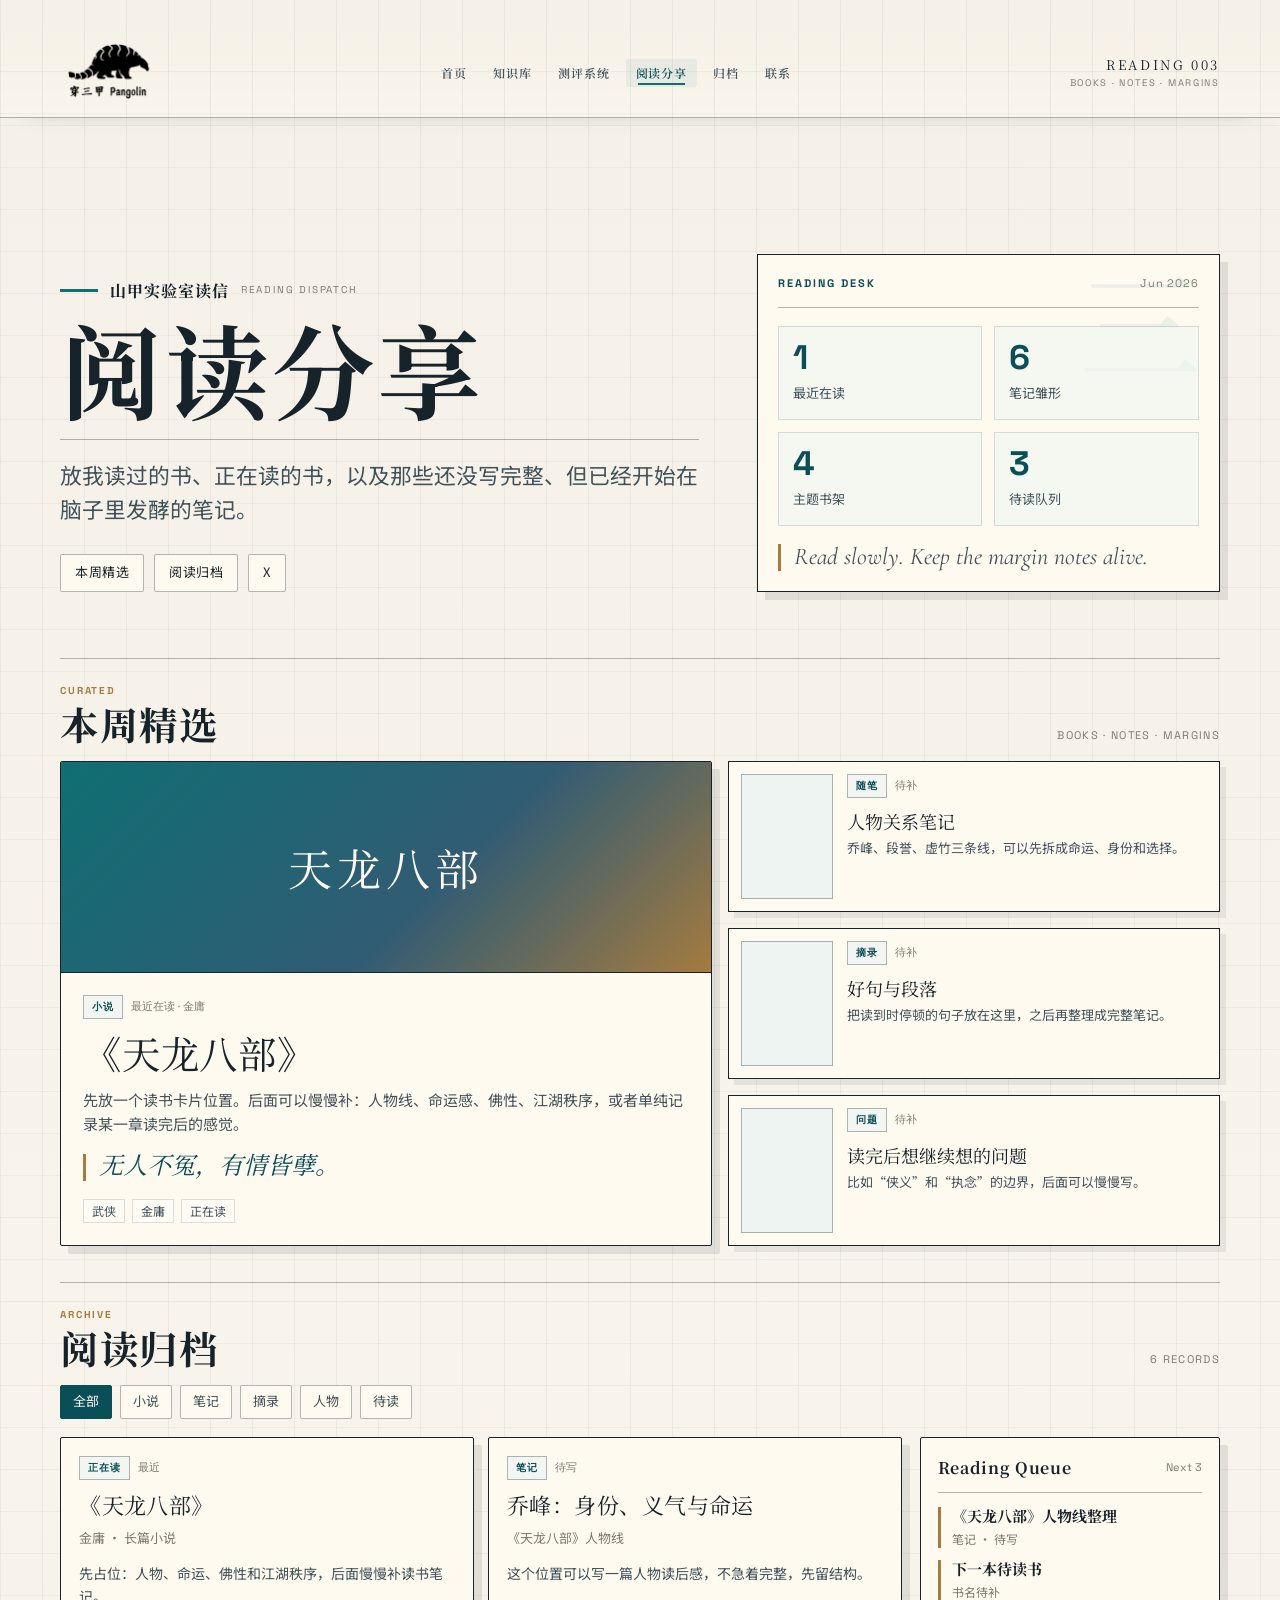
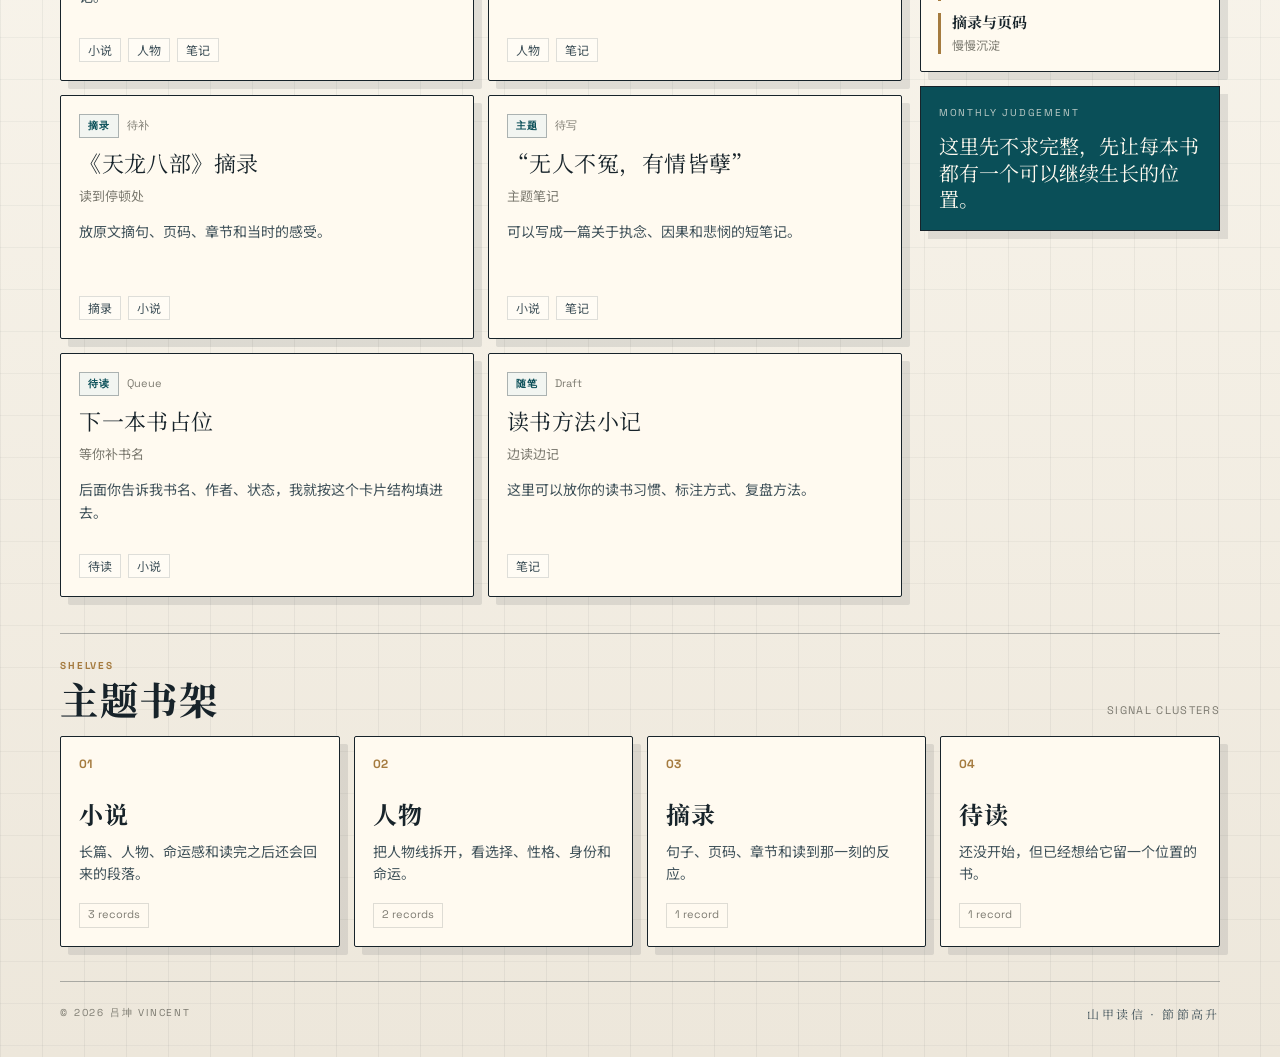
<file: 坤的Web/Reading Share (1).html>
<!DOCTYPE html>
<html lang="zh-CN">
<head>
<meta charset="UTF-8" />
<meta name="viewport" content="width=device-width, initial-scale=1.0" />
<title>阅读分享 · 山甲实验室</title>
<link rel="preconnect" href="https://fonts.googleapis.com" />
<link rel="preconnect" href="https://fonts.gstatic.com" crossorigin />
<link href="https://fonts.googleapis.com/css2?family=Noto+Serif+SC:wght@400;500;600;700&family=Noto+Sans+SC:wght@300;400;500;600;700&family=Cormorant+Garamond:ital,wght@0,500;1,500;1,600&family=Space+Grotesk:wght@400;500;600;700&display=swap" rel="stylesheet" />
<style>
:root {
  --paper: #f5f1e8;
  --paper-2: #ede7db;
  --panel: #fffaf0;
  --panel-cool: #edf4f2;
  --ink: #17232a;
  --ink-soft: #40525a;
  --muted: #7c7a70;
  --faint: #aaa395;
  --line: rgba(23, 35, 42, .14);
  --line-strong: rgba(23, 35, 42, .32);
  --teal: #0f6f73;
  --teal-deep: #0a4f58;
  --brass: #a57b3f;
  --seal: #a73528;
  --blue: #315c74;
  --green: #4d765d;
  --shadow: 8px 8px 0 rgba(23,35,42,.10);
  --shadow-hover: 12px 12px 0 rgba(15,111,115,.18);
  --track: .18em;
}
* { box-sizing: border-box; margin: 0; padding: 0; }
html { scroll-behavior: smooth; }
body {
  min-height: 100vh;
  background:
    linear-gradient(90deg, rgba(23,35,42,.055) 1px, transparent 1px),
    linear-gradient(0deg, rgba(23,35,42,.045) 1px, transparent 1px),
    linear-gradient(180deg, var(--paper) 0%, #f8f4eb 56%, var(--paper-2) 100%);
  background-size: 42px 42px, 42px 42px, auto;
  color: var(--ink);
  font-family: "Noto Sans SC", system-ui, "PingFang SC", "Microsoft YaHei", sans-serif;
  font-size: 16px;
  line-height: 1.6;
  -webkit-font-smoothing: antialiased;
}
a { color: inherit; text-decoration: none; }
button { font: inherit; }
::selection { background: rgba(15,111,115,.16); }

.page {
  position: relative;
  max-width: 1320px;
  min-height: 100vh;
  margin: 0 auto;
  padding: 30px clamp(20px, 4.7vw, 66px) 34px;
}
.topbar {
  position: sticky;
  top: 0;
  z-index: 20;
  display: grid;
  grid-template-columns: auto minmax(0, 1fr) auto;
  align-items: center;
  gap: clamp(14px, 2.2vw, 28px);
  margin: 0 calc(clamp(20px, 4.7vw, 66px) * -1);
  padding: 7px clamp(20px, 4.7vw, 66px) 8px;
  border-bottom: 1px solid var(--line-strong);
  background:
    linear-gradient(90deg, rgba(23,35,42,.055) 1px, transparent 1px),
    linear-gradient(0deg, rgba(23,35,42,.045) 1px, transparent 1px),
    linear-gradient(180deg, rgba(245,241,232,.96), rgba(248,244,235,.94));
  background-size: 42px 42px, 42px 42px, auto;
  box-shadow: 0 12px 28px -28px rgba(23,35,42,.55);
}
.mark { display: flex; align-items: center; }
.brand-logo {
  display: block;
  width: clamp(78px, 8vw, 106px);
  height: auto;
  object-fit: contain;
}
.site-nav {
  display: flex;
  align-items: center;
  justify-content: center;
  gap: 6px;
  min-width: 0;
}
.nav-link {
  position: relative;
  display: inline-flex;
  align-items: center;
  min-height: 28px;
  padding: 0 10px;
  border-radius: 2px;
  font-family: "Noto Serif SC", serif;
  font-size: 12px;
  font-weight: 600;
  letter-spacing: .08em;
  color: var(--ink-soft);
  white-space: nowrap;
}
.nav-link::after {
  content: "";
  position: absolute;
  left: 12px;
  right: 12px;
  bottom: 2px;
  height: 2px;
  background: var(--teal);
  transform: scaleX(0);
  transform-origin: left;
  transition: transform .18s ease;
}
.nav-link:hover,
.nav-link.active { color: var(--teal-deep); background: rgba(15,111,115,.06); }
.nav-link:hover::after,
.nav-link.active::after { transform: scaleX(1); }
.tb-right { text-align: right; }
.tb-right .a { font-family: "Noto Serif SC", serif; font-size: 13px; color: var(--ink); letter-spacing: .2em; }
.tb-right .b { font-family: "Space Grotesk", sans-serif; font-size: 9.5px; letter-spacing: var(--track); color: var(--muted); white-space: nowrap; }

.hero {
  display: grid;
  grid-template-columns: minmax(0, 1.16fr) minmax(300px, .84fr);
  gap: clamp(28px, 4.5vw, 64px);
  align-items: end;
  min-height: clamp(430px, 56vh, 610px);
  padding: 48px 0 30px;
}
.eyebrow {
  display: flex;
  align-items: center;
  gap: 12px;
  margin-bottom: 18px;
}
.eyebrow .tick { width: 38px; height: 3px; background: var(--teal); }
.eyebrow .txt {
  font-family: "Noto Serif SC", serif;
  font-weight: 700;
  letter-spacing: .06em;
}
.eyebrow .en {
  font-family: "Space Grotesk", sans-serif;
  font-size: 10px;
  letter-spacing: var(--track);
  text-transform: uppercase;
  color: var(--muted);
}
h1 {
  font-family: "Noto Serif SC", serif;
  font-size: clamp(58px, 8vw, 112px);
  line-height: .92;
  letter-spacing: .04em;
  font-weight: 700;
}
.hero-copy {
  margin-top: 24px;
  max-width: 680px;
  padding-top: 18px;
  border-top: 1px solid var(--line-strong);
  color: var(--ink-soft);
  font-size: clamp(17px, 1.7vw, 22px);
  line-height: 1.55;
}
.hero-copy strong {
  color: var(--teal-deep);
  font-family: "Noto Serif SC", serif;
  font-weight: 700;
}
.hero-tools {
  display: flex;
  flex-wrap: wrap;
  gap: 10px;
  margin-top: 28px;
}
.tool-link {
  display: inline-flex;
  align-items: center;
  justify-content: center;
  min-height: 38px;
  padding: 0 14px;
  border: 1px solid var(--line-strong);
  background: var(--panel);
  border-radius: 2px;
  color: var(--ink);
  font-size: 13px;
  letter-spacing: .04em;
  transition: color .18s, border-color .18s, transform .18s;
}
.tool-link:hover { color: var(--teal); border-color: var(--teal); transform: translateY(-2px); }

.radar {
  position: relative;
  border: 1px solid var(--ink);
  background: var(--panel);
  box-shadow: var(--shadow);
  padding: 20px;
  min-height: 324px;
  overflow: hidden;
}
.radar::before {
  content: "三";
  position: absolute;
  right: 18px;
  top: 4px;
  font-family: "Noto Serif SC", serif;
  font-size: 122px;
  line-height: 1;
  color: rgba(15,111,115,.08);
}
.radar-head {
  display: flex;
  align-items: center;
  justify-content: space-between;
  gap: 16px;
  padding-bottom: 14px;
  border-bottom: 1px solid var(--line-strong);
  position: relative;
  z-index: 1;
}
.radar-title {
  font-family: "Space Grotesk", sans-serif;
  font-size: 11px;
  letter-spacing: var(--track);
  text-transform: uppercase;
  color: var(--teal-deep);
  font-weight: 700;
}
.radar-date {
  font-family: "Space Grotesk", sans-serif;
  font-size: 11px;
  color: var(--muted);
  letter-spacing: .08em;
}
.radar-grid {
  position: relative;
  z-index: 1;
  display: grid;
  grid-template-columns: repeat(2, minmax(0, 1fr));
  gap: 12px;
  margin-top: 18px;
}
.metric {
  min-height: 94px;
  padding: 14px;
  border: 1px solid var(--line);
  background: rgba(237,244,242,.55);
}
.metric .num {
  display: block;
  font-family: "Space Grotesk", sans-serif;
  font-size: 34px;
  line-height: 1;
  font-weight: 700;
  color: var(--teal-deep);
}
.metric .lab {
  display: block;
  margin-top: 8px;
  color: var(--ink-soft);
  font-size: 13px;
}
.radar-note {
  position: relative;
  z-index: 1;
  margin-top: 18px;
  padding-left: 13px;
  border-left: 3px solid var(--brass);
  color: var(--ink-soft);
  font-family: "Cormorant Garamond", "Noto Serif SC", serif;
  font-size: 24px;
  font-style: italic;
  line-height: 1.12;
}

.section-head {
  display: flex;
  align-items: end;
  justify-content: space-between;
  gap: 18px;
  margin: 36px 0 16px;
  padding-top: 24px;
  border-top: 1px solid var(--line-strong);
}
.section-kicker {
  font-family: "Space Grotesk", sans-serif;
  font-size: 10px;
  letter-spacing: var(--track);
  text-transform: uppercase;
  color: var(--brass);
  font-weight: 700;
}
h2 {
  margin-top: 3px;
  font-family: "Noto Serif SC", serif;
  font-size: clamp(28px, 3vw, 42px);
  line-height: 1.12;
  letter-spacing: .04em;
}
.section-meta {
  font-family: "Space Grotesk", sans-serif;
  font-size: 11px;
  letter-spacing: .12em;
  text-transform: uppercase;
  color: var(--muted);
  white-space: nowrap;
}

.filters {
  display: flex;
  flex-wrap: wrap;
  gap: 8px;
  margin: 0 0 18px;
}
.filter-btn {
  min-height: 34px;
  border: 1px solid var(--line-strong);
  background: var(--panel);
  color: var(--ink-soft);
  border-radius: 2px;
  padding: 0 12px;
  cursor: pointer;
  font-size: 13px;
  transition: color .15s, border-color .15s, background .15s;
}
.filter-btn:hover { color: var(--teal-deep); border-color: var(--teal); }
.filter-btn.is-active {
  background: var(--teal-deep);
  color: #fffaf0;
  border-color: var(--teal-deep);
}

.featured-grid {
  display: grid;
  grid-template-columns: minmax(0, 1.14fr) minmax(280px, .86fr);
  gap: 16px;
}
.feature-card,
.reading-card,
.shelf-card,
.queue-card {
  border: 1px solid var(--ink);
  background: var(--panel);
  border-radius: 2px;
  box-shadow: var(--shadow);
}
.feature-card {
  display: grid;
  min-height: 410px;
  overflow: hidden;
  transition: transform .2s, box-shadow .2s, border-color .2s;
}
.feature-card:hover,
.reading-card:hover,
.shelf-card:hover {
  transform: translate(-2px, -2px);
  box-shadow: var(--shadow-hover);
  border-color: var(--teal);
}
.feature-media {
  min-height: 210px;
  border-bottom: 1px solid var(--ink);
  background: var(--panel-cool);
  overflow: hidden;
}
.feature-media img {
  width: 100%;
  height: 100%;
  min-height: 210px;
  object-fit: cover;
  display: block;
}
.feature-body {
  padding: 22px;
  display: flex;
  flex-direction: column;
}
.source-line {
  display: flex;
  align-items: center;
  flex-wrap: wrap;
  gap: 8px;
  margin-bottom: 12px;
}
.source {
  display: inline-flex;
  align-items: center;
  min-height: 24px;
  padding: 0 8px;
  border: 1px solid var(--line-strong);
  background: rgba(237,244,242,.72);
  font-family: "Space Grotesk", sans-serif;
  font-size: 10px;
  letter-spacing: .11em;
  text-transform: uppercase;
  color: var(--teal-deep);
  font-weight: 700;
}
.date {
  font-family: "Space Grotesk", sans-serif;
  font-size: 11px;
  color: var(--muted);
}
.feature-title {
  font-family: "Noto Serif SC", serif;
  font-size: clamp(28px, 3vw, 42px);
  line-height: 1.12;
  letter-spacing: .02em;
}
.note {
  margin-top: 14px;
  color: var(--ink-soft);
  font-size: 15px;
}
.quote {
  margin-top: 18px;
  padding-left: 13px;
  border-left: 3px solid var(--brass);
  font-family: "Cormorant Garamond", "Noto Serif SC", serif;
  font-size: 24px;
  line-height: 1.12;
  color: var(--teal-deep);
  font-style: italic;
}
.tags {
  display: flex;
  flex-wrap: wrap;
  gap: 7px;
  margin-top: 18px;
}
.tag {
  display: inline-flex;
  align-items: center;
  min-height: 24px;
  padding: 0 8px;
  border: 1px solid var(--line);
  background: rgba(255,255,255,.34);
  color: var(--ink-soft);
  font-size: 12px;
}
.mini-stack {
  display: grid;
  gap: 16px;
}
.mini-card {
  display: grid;
  grid-template-columns: 92px minmax(0, 1fr);
  gap: 14px;
  min-height: 126px;
  padding: 12px;
  border: 1px solid var(--ink);
  background: var(--panel);
  box-shadow: 6px 6px 0 rgba(23,35,42,.08);
  transition: transform .2s, box-shadow .2s, border-color .2s;
}
.mini-card:hover {
  transform: translate(-2px,-2px);
  border-color: var(--teal);
  box-shadow: 9px 9px 0 rgba(15,111,115,.14);
}
.mini-thumb {
  background: var(--panel-cool);
  border: 1px solid var(--line-strong);
  overflow: hidden;
}
.mini-thumb img { width: 100%; height: 100%; object-fit: cover; display: block; }
.mini-title {
  font-family: "Noto Serif SC", serif;
  font-size: 18px;
  line-height: 1.24;
}
.mini-note {
  margin-top: 7px;
  color: var(--ink-soft);
  font-size: 13px;
  line-height: 1.45;
}

.content-layout {
  display: grid;
  grid-template-columns: minmax(0, 1fr) 300px;
  gap: 18px;
  align-items: start;
}
.reading-grid {
  display: grid;
  grid-template-columns: repeat(2, minmax(0, 1fr));
  gap: 14px;
}
.reading-card {
  min-height: 244px;
  padding: 18px;
  display: flex;
  flex-direction: column;
  transition: transform .2s, box-shadow .2s, border-color .2s;
}
.reading-title {
  font-family: "Noto Serif SC", serif;
  font-size: 22px;
  line-height: 1.22;
  letter-spacing: .02em;
}
.reading-author {
  margin-top: 9px;
  color: var(--muted);
  font-size: 13px;
}
.reading-card .note { font-size: 14px; }
.reading-card .tags { margin-top: auto; padding-top: 16px; }
.side-panel {
  position: sticky;
  top: 72px;
  display: grid;
  gap: 14px;
}
.queue-card {
  padding: 17px;
}
.queue-title {
  display: flex;
  align-items: center;
  justify-content: space-between;
  gap: 10px;
  padding-bottom: 12px;
  border-bottom: 1px solid var(--line-strong);
}
.queue-title strong {
  font-family: "Noto Serif SC", serif;
  letter-spacing: .04em;
}
.queue-title span {
  font-family: "Space Grotesk", sans-serif;
  font-size: 11px;
  color: var(--muted);
}
.queue-list {
  list-style: none;
  display: grid;
  gap: 12px;
  margin-top: 14px;
}
.queue-list a {
  display: grid;
  gap: 3px;
  padding-left: 11px;
  border-left: 3px solid var(--brass);
}
.queue-list b {
  font-family: "Noto Serif SC", serif;
  font-size: 15px;
  line-height: 1.25;
}
.queue-list span {
  color: var(--muted);
  font-size: 12px;
}
.digest {
  border: 1px solid var(--ink);
  background: var(--teal-deep);
  color: #fffaf0;
  box-shadow: var(--shadow);
  padding: 18px;
}
.digest .label {
  font-family: "Space Grotesk", sans-serif;
  font-size: 10px;
  letter-spacing: var(--track);
  text-transform: uppercase;
  color: rgba(255,250,240,.72);
}
.digest p {
  margin-top: 12px;
  font-family: "Noto Serif SC", serif;
  font-size: 20px;
  line-height: 1.32;
}

.shelf-grid {
  display: grid;
  grid-template-columns: repeat(4, minmax(0, 1fr));
  gap: 14px;
}
.shelf-card {
  min-height: 210px;
  padding: 18px;
  transition: transform .2s, box-shadow .2s, border-color .2s;
}
.shelf-index {
  font-family: "Space Grotesk", sans-serif;
  font-size: 12px;
  color: var(--brass);
  font-weight: 700;
}
.shelf-card h3 {
  margin-top: 26px;
  font-family: "Noto Serif SC", serif;
  font-size: 24px;
  line-height: 1.16;
  letter-spacing: .04em;
}
.shelf-card p {
  margin-top: 12px;
  color: var(--ink-soft);
  font-size: 14px;
}
.shelf-count {
  display: inline-flex;
  margin-top: 18px;
  min-height: 25px;
  align-items: center;
  padding: 0 8px;
  border: 1px solid var(--line);
  color: var(--muted);
  font-family: "Space Grotesk", sans-serif;
  font-size: 11px;
}

.foot {
  display: flex;
  align-items: center;
  justify-content: space-between;
  gap: 16px;
  margin-top: 34px;
  padding-top: 22px;
  border-top: 1px solid var(--line-strong);
  font-family: "Space Grotesk", sans-serif;
  font-size: 10px;
  letter-spacing: .18em;
  text-transform: uppercase;
  color: var(--muted);
}
.foot .serif-cn {
  font-family: "Noto Serif SC", serif;
  letter-spacing: .2em;
  text-transform: none;
  font-size: 12px;
  color: var(--ink-soft);
}

@media (max-width: 1020px) {
  .hero,
  .featured-grid,
  .content-layout { grid-template-columns: 1fr; }
  .side-panel { position: static; grid-template-columns: repeat(2, minmax(0, 1fr)); }
  .shelf-grid { grid-template-columns: repeat(2, minmax(0, 1fr)); }
}
@media (max-width: 760px) {
  .page { padding: 26px 22px 30px; }
  .topbar {
    grid-template-columns: auto auto;
    margin: 0 -22px;
    padding: 7px 22px 8px;
  }
  .site-nav {
    grid-column: 1 / -1;
    grid-row: 2;
    justify-content: flex-start;
    overflow-x: auto;
    padding-bottom: 2px;
  }
  .tb-right .b { display: none; }
  .hero { min-height: 0; padding: 30px 0 18px; }
  .radar-grid,
  .reading-grid,
  .shelf-grid,
  .side-panel { grid-template-columns: 1fr; }
  .feature-card { min-height: 0; }
  .mini-card { grid-template-columns: 78px minmax(0, 1fr); }
  .section-head { align-items: flex-start; flex-direction: column; }
  .section-meta { white-space: normal; }
  .foot { flex-direction: column; align-items: flex-start; gap: 8px; }
}
</style>
</head>
<body>
<div class="page">
  <header class="topbar">
    <a class="mark" href="./Home%20(1).html" aria-label="返回首页">
      <img class="brand-logo" src="assets/pangolin-logo.png" alt="穿山甲 Pangolin" />
    </a>
    <nav class="site-nav" aria-label="阅读分享导航">
      <a class="nav-link" href="./Home%20(1).html">首页</a>
      <a class="nav-link" href="./Knowledge%20Base%20(1).html">知识库</a>
      <a class="nav-link" href="./%E6%B5%8B%E8%AF%84web/index.html">测评系统</a>
      <a class="nav-link active" href="#dispatch">阅读分享</a>
      <a class="nav-link" href="#archive">归档</a>
      <a class="nav-link" href="#contact">联系</a>
    </nav>
    <div class="tb-right">
      <div class="a">READING 003</div>
      <div class="b">BOOKS · NOTES · MARGINS</div>
    </div>
  </header>

  <main>
    <section class="hero" id="dispatch">
      <div>
        <div class="eyebrow">
          <span class="tick"></span>
          <span class="txt">山甲实验室读信</span>
          <span class="en">Reading Dispatch</span>
        </div>
        <h1>阅读分享</h1>
        <p class="hero-copy">
          放我读过的书、正在读的书，以及那些还没写完整、但已经开始在脑子里发酵的笔记。
        </p>
        <div class="hero-tools">
          <a class="tool-link" href="#featured">本周精选</a>
          <a class="tool-link" href="#archive">阅读归档</a>
          <a class="tool-link" href="https://x.com/LyuVincent" target="_blank" rel="noopener">X</a>
        </div>
      </div>

      <aside class="radar" aria-label="阅读雷达">
        <div class="radar-head">
          <span class="radar-title">Reading Desk</span>
          <span class="radar-date">Jun 2026</span>
        </div>
        <div class="radar-grid">
          <div class="metric"><span class="num">1</span><span class="lab">最近在读</span></div>
          <div class="metric"><span class="num">6</span><span class="lab">笔记雏形</span></div>
          <div class="metric"><span class="num">4</span><span class="lab">主题书架</span></div>
          <div class="metric"><span class="num">3</span><span class="lab">待读队列</span></div>
        </div>
        <p class="radar-note">Read slowly. Keep the margin notes alive.</p>
      </aside>
    </section>

    <section id="featured">
      <div class="section-head">
        <div>
          <div class="section-kicker">Curated</div>
          <h2>本周精选</h2>
        </div>
        <div class="section-meta">Books · Notes · Margins</div>
      </div>

      <div class="featured-grid">
        <a class="feature-card" href="#">
          <div class="feature-media">
            <div style="height:100%;min-height:210px;display:grid;place-items:center;background:linear-gradient(135deg,#0f6f73,#315c74 58%,#a57b3f);color:#fffaf0;font-family:'Noto Serif SC',serif;font-size:44px;letter-spacing:.12em;">天龙八部</div>
          </div>
          <div class="feature-body">
            <div class="source-line">
              <span class="source">小说</span>
              <span class="date">最近在读 · 金庸</span>
            </div>
            <div class="feature-title">《天龙八部》</div>
            <p class="note">先放一个读书卡片位置。后面可以慢慢补：人物线、命运感、佛性、江湖秩序，或者单纯记录某一章读完后的感觉。</p>
            <p class="quote">无人不冤，有情皆孽。</p>
            <div class="tags">
              <span class="tag">武侠</span>
              <span class="tag">金庸</span>
              <span class="tag">正在读</span>
            </div>
          </div>
        </a>

        <div class="mini-stack">
          <a class="mini-card" href="#">
            <div class="mini-thumb"></div>
            <div>
              <div class="source-line"><span class="source">随笔</span><span class="date">待补</span></div>
              <div class="mini-title">人物关系笔记</div>
              <p class="mini-note">乔峰、段誉、虚竹三条线，可以先拆成命运、身份和选择。</p>
            </div>
          </a>
          <a class="mini-card" href="#">
            <div class="mini-thumb"></div>
            <div>
              <div class="source-line"><span class="source">摘录</span><span class="date">待补</span></div>
              <div class="mini-title">好句与段落</div>
              <p class="mini-note">把读到时停顿的句子放在这里，之后再整理成完整笔记。</p>
            </div>
          </a>
          <a class="mini-card" href="#" aria-label="读后问题">
            <div class="mini-thumb"></div>
            <div>
              <div class="source-line"><span class="source">问题</span><span class="date">待补</span></div>
              <div class="mini-title">读完后想继续想的问题</div>
              <p class="mini-note">比如“侠义”和“执念”的边界，后面可以慢慢写。</p>
            </div>
          </a>
        </div>
      </div>
    </section>

    <section id="archive">
      <div class="section-head">
        <div>
          <div class="section-kicker">Archive</div>
          <h2>阅读归档</h2>
        </div>
        <div class="section-meta" id="resultCount">6 records</div>
      </div>

      <div class="filters" aria-label="主题筛选">
        <button class="filter-btn is-active" type="button" data-filter="All">全部</button>
        <button class="filter-btn" type="button" data-filter="小说">小说</button>
        <button class="filter-btn" type="button" data-filter="笔记">笔记</button>
        <button class="filter-btn" type="button" data-filter="摘录">摘录</button>
        <button class="filter-btn" type="button" data-filter="人物">人物</button>
        <button class="filter-btn" type="button" data-filter="待读">待读</button>
      </div>

      <div class="content-layout">
        <div class="reading-grid" id="readingGrid">
          <a class="reading-card" href="#" data-tags="小说 笔记 人物">
            <div class="source-line"><span class="source">正在读</span><span class="date">最近</span></div>
            <div class="reading-title">《天龙八部》</div>
            <div class="reading-author">金庸 · 长篇小说</div>
            <p class="note">先占位：人物、命运、佛性和江湖秩序，后面慢慢补读书笔记。</p>
            <div class="tags"><span class="tag">小说</span><span class="tag">人物</span><span class="tag">笔记</span></div>
          </a>
          <a class="reading-card" href="#" data-tags="笔记 人物">
            <div class="source-line"><span class="source">笔记</span><span class="date">待写</span></div>
            <div class="reading-title">乔峰：身份、义气与命运</div>
            <div class="reading-author">《天龙八部》人物线</div>
            <p class="note">这个位置可以写一篇人物读后感，不急着完整，先留结构。</p>
            <div class="tags"><span class="tag">人物</span><span class="tag">笔记</span></div>
          </a>
          <a class="reading-card" href="#" data-tags="摘录 小说">
            <div class="source-line"><span class="source">摘录</span><span class="date">待补</span></div>
            <div class="reading-title">《天龙八部》摘录</div>
            <div class="reading-author">读到停顿处</div>
            <p class="note">放原文摘句、页码、章节和当时的感受。</p>
            <div class="tags"><span class="tag">摘录</span><span class="tag">小说</span></div>
          </a>
          <a class="reading-card" href="#" data-tags="笔记 小说">
            <div class="source-line"><span class="source">主题</span><span class="date">待写</span></div>
            <div class="reading-title">“无人不冤，有情皆孽”</div>
            <div class="reading-author">主题笔记</div>
            <p class="note">可以写成一篇关于执念、因果和悲悯的短笔记。</p>
            <div class="tags"><span class="tag">小说</span><span class="tag">笔记</span></div>
          </a>
          <a class="reading-card" href="#" data-tags="待读 小说">
            <div class="source-line"><span class="source">待读</span><span class="date">Queue</span></div>
            <div class="reading-title">下一本书占位</div>
            <div class="reading-author">等你补书名</div>
            <p class="note">后面你告诉我书名、作者、状态，我就按这个卡片结构填进去。</p>
            <div class="tags"><span class="tag">待读</span><span class="tag">小说</span></div>
          </a>
          <a class="reading-card" href="#" data-tags="笔记">
            <div class="source-line"><span class="source">随笔</span><span class="date">Draft</span></div>
            <div class="reading-title">读书方法小记</div>
            <div class="reading-author">边读边记</div>
            <p class="note">这里可以放你的读书习惯、标注方式、复盘方法。</p>
            <div class="tags"><span class="tag">笔记</span></div>
          </a>
        </div>

        <aside class="side-panel">
          <div class="queue-card">
            <div class="queue-title"><strong>Reading Queue</strong><span>Next 3</span></div>
            <ul class="queue-list">
              <li><a href="#"><b>《天龙八部》人物线整理</b><span>笔记 · 待写</span></a></li>
              <li><a href="#"><b>下一本待读书</b><span>书名待补</span></a></li>
              <li><a href="#"><b>摘录与页码</b><span>慢慢沉淀</span></a></li>
            </ul>
          </div>
          <div class="digest">
            <div class="label">Monthly judgement</div>
            <p>这里先不求完整，先让每本书都有一个可以继续生长的位置。</p>
          </div>
        </aside>
      </div>
    </section>

    <section>
      <div class="section-head">
        <div>
          <div class="section-kicker">Shelves</div>
          <h2>主题书架</h2>
        </div>
        <div class="section-meta">Signal clusters</div>
      </div>
      <div class="shelf-grid">
        <a class="shelf-card" href="#archive" data-shelf="小说">
          <div class="shelf-index">01</div>
          <h3>小说</h3>
          <p>长篇、人物、命运感和读完之后还会回来的段落。</p>
          <span class="shelf-count">3 records</span>
        </a>
        <a class="shelf-card" href="#archive" data-shelf="人物">
          <div class="shelf-index">02</div>
          <h3>人物</h3>
          <p>把人物线拆开，看选择、性格、身份和命运。</p>
          <span class="shelf-count">2 records</span>
        </a>
        <a class="shelf-card" href="#archive" data-shelf="摘录">
          <div class="shelf-index">03</div>
          <h3>摘录</h3>
          <p>句子、页码、章节和读到那一刻的反应。</p>
          <span class="shelf-count">1 record</span>
        </a>
        <a class="shelf-card" href="#archive" data-shelf="待读">
          <div class="shelf-index">04</div>
          <h3>待读</h3>
          <p>还没开始，但已经想给它留一个位置的书。</p>
          <span class="shelf-count">1 record</span>
        </a>
      </div>
    </section>
  </main>

  <footer class="foot" id="contact">
    <span>© 2026 吕坤 Vincent</span>
    <span class="serif-cn">山甲读信 · 節節高升</span>
  </footer>
</div>

<script>
const buttons = Array.from(document.querySelectorAll(".filter-btn"));
const cards = Array.from(document.querySelectorAll(".reading-card"));
const count = document.getElementById("resultCount");

function applyFilter(value) {
  let visible = 0;
  cards.forEach((card) => {
    const tags = card.dataset.tags || "";
    const show = value === "All" || tags.includes(value);
    card.style.display = show ? "" : "none";
    if (show) visible += 1;
  });
  count.textContent = visible + " records";
  buttons.forEach((btn) => btn.classList.toggle("is-active", btn.dataset.filter === value));
}

buttons.forEach((btn) => {
  btn.addEventListener("click", () => applyFilter(btn.dataset.filter));
});

document.querySelectorAll("[data-shelf]").forEach((link) => {
  link.addEventListener("click", () => {
    window.setTimeout(() => applyFilter(link.dataset.shelf), 60);
  });
});
</script>
</body>
</html>
</file>
